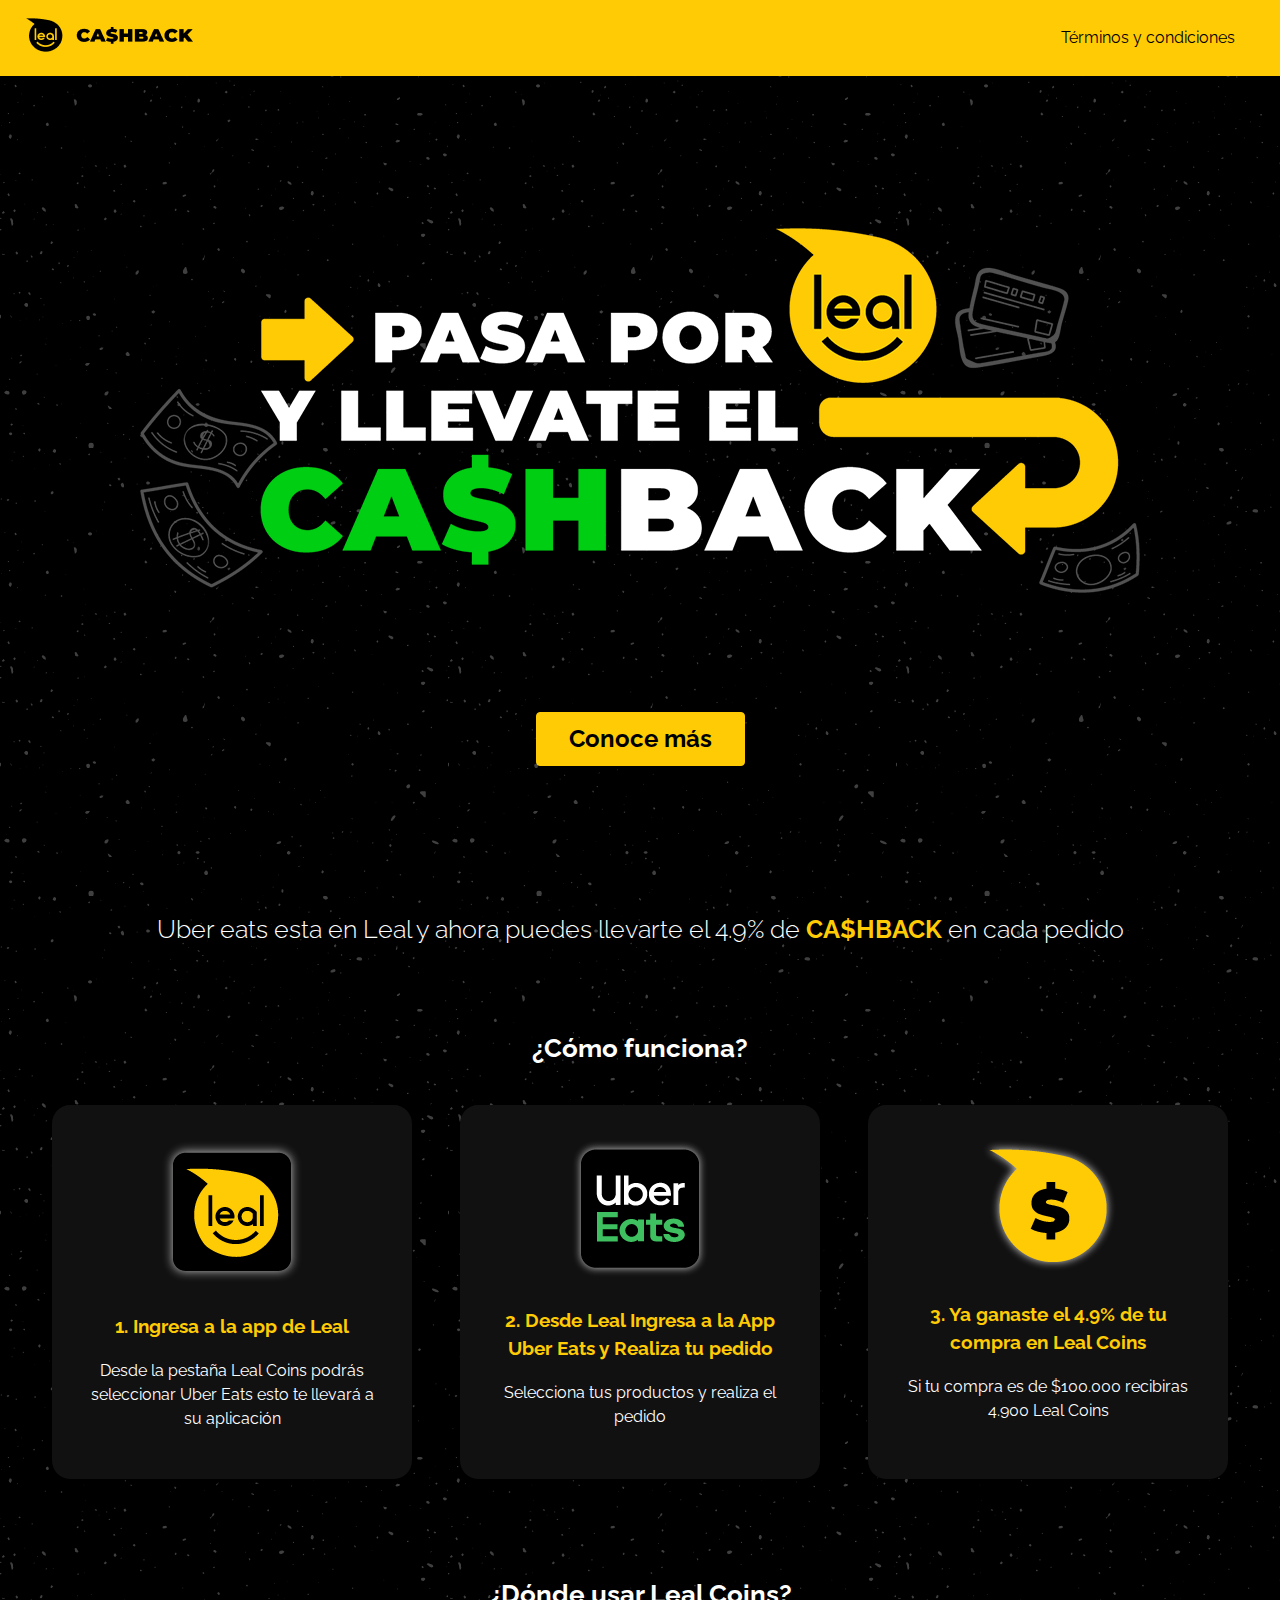
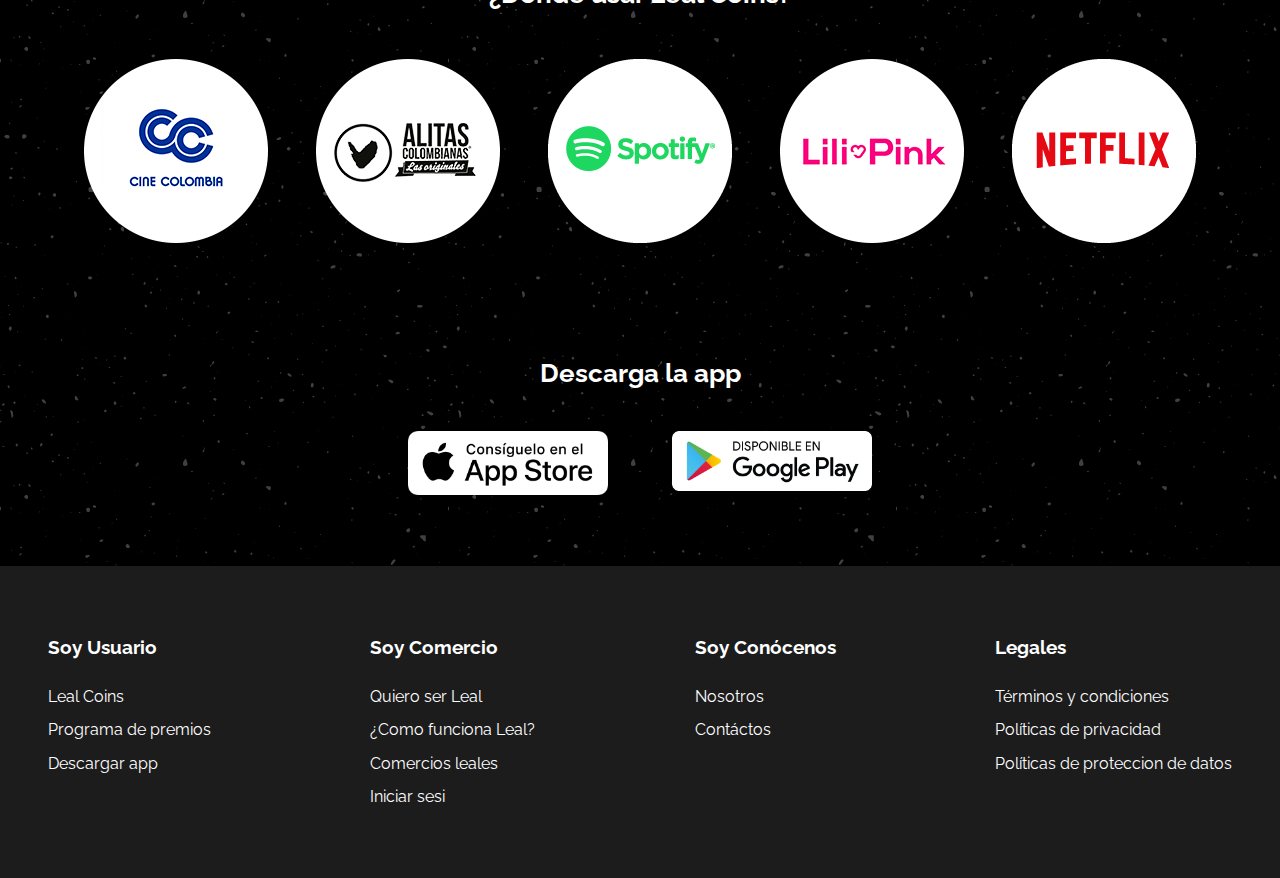
<file: index.html>
<!DOCTYPE html>
<html lang="es">

<head>
    <meta charset="UTF-8">
    <meta name="viewport" content="width=device-width, initial-scale=1.0">
    <link rel="stylesheet" href="css/style.css">
    <title>Pasa por leal y llevate el cashback</title>
</head>

<body>

    <header class="header">
        <div class="navbar container">
            <nav class="nav">
                <div class="header--logo">
                    <img src="1x/LogoHeader.png" alt="" class="logo">
                </div>
                <div class="header--menu">
                    <ul class="nav--list">
                        <li class="nav--item">Términos y condiciones</li>
                    </ul>
                </div>
            </nav>
        </div>
    </header>
    <div class="container">
        <div class="slider">
            <div class="slider--image">
                <img src="1x/logocampana.png" alt="Logo, pasa por leal y llevate el cashback">
            </div>
            <div class="slider--button">
                <button class="button-style button-style__yellow"><a href="#intro">Conoce más</a></button>
            </div>
        </div>
        <div id="intro" class="text-intro">
            <p>Uber eats esta en Leal y ahora puedes llevarte el 4.9% de <strong>CA$HBACK</strong> en cada pedido</p>
        </div>
    </div>
    <div class="container gap-separador">
        <h2 class="h2-title">¿Cómo funciona?</h2>
        <div class="deck-cards">
            <div class="card-item">
                <div class="card-body">
                    <div class="card-logo">
                        <img src="1x/logoleal.png" alt="" srcset="">
                    </div>
                    <div class="card-title">
                        <h3>1. Ingresa a la app de Leal</h3>
                    </div>
                    <div class="card-subtitle">
                        <p>Desde la pestaña Leal Coins podrás seleccionar Uber Eats esto te llevará a su aplicación</p>
                    </div>
                </div>
            </div>
            <div class="card-item">
                <div class="card-body">
                    <div class="card-logo">
                        <img src="1x/logouber.png" alt="" srcset="">
                    </div>
                    <div class="card-title">
                        <h3>2. Desde Leal Ingresa a la App Uber Eats y Realiza tu pedido</h3>
                    </div>
                    <div class="card-subtitle">
                        <p>Selecciona tus productos y realiza el pedido</p>
                    </div>
                </div>
            </div>
            <div class="card-item">
                <div class="card-body">
                    <div class="card-logo">
                        <img src="1x/coin.png" alt="" srcset="">
                    </div>
                    <div class="card-title">
                        <h3>3. Ya ganaste el 4.9% de tu compra en Leal Coins</h3>
                    </div>
                    <div class="card-subtitle">
                        <p>Si tu compra es de $100.000 recibiras 4.900 Leal Coins</p>
                    </div>
                </div>
            </div>
        </div>
    </div>
    <h2 class="h2-title gap-separador">¿Dónde usar Leal Coins?</h2>
    <div class="container ">
        <div class="brand-box">
            <div class="brand-carrousel">
                <div class="brand"><img src="1x/Logo+cinecolombia.png" alt=""></div>
                <div class="brand"><img src="1x/Logo+Alitas+Colombianas.png" alt=""></div>
                <div class="brand"><img src="1x/spotify.png" alt=""></div>
                <div class="brand"><img src="1x/Logo+Lilipink.png" alt=""></div>
                <div class="brand"><img src="1x/netflix.png" alt=""></div>
            </div>
        </div>
        <h2 class="h2-title gap-separador">Descarga la app</h2>
        <div class="store-box">
            <div class="stores">
                <div class="store"><img src="1x/appstore.png" alt=""></div>
                <div class="store"><img src="1x/playstore.png" alt=""></div>
            </div>
        </div>
    </div>
    <footer class="footer">
        <div class="footer--contenedor container">
            <div class="footer--col">
                <h3>Soy Usuario</h3>
                <ul>
                    <li>Leal Coins</li>
                    <li>Programa de premios</li>
                    <li>Descargar app</li>
                </ul>
            </div>
            <div class="footer--col">
                <h3>Soy Comercio</h3>
                <ul>
                    <li>Quiero ser Leal</li>
                    <li>¿Como funciona Leal?</li>
                    <li>Comercios leales</li>
                    <li>Iniciar sesi</li>
                </ul>
            </div>
            <div class="footer--col">
                <h3>Soy Conócenos</h3>
                <ul>
                    <li>Nosotros</li>
                    <li>Contáctos</li>

                </ul>
            </div>
            <div class="footer--col">
                <h3>Legales</h3>
                <ul>
                    <li>Términos y condiciones</li>
                    <li>Políticas de privacidad</li>
                    <li>Políticas de proteccion de datos</li>
                </ul>
            </div>
        </div>
    </footer>
</body>

</html>
</file>
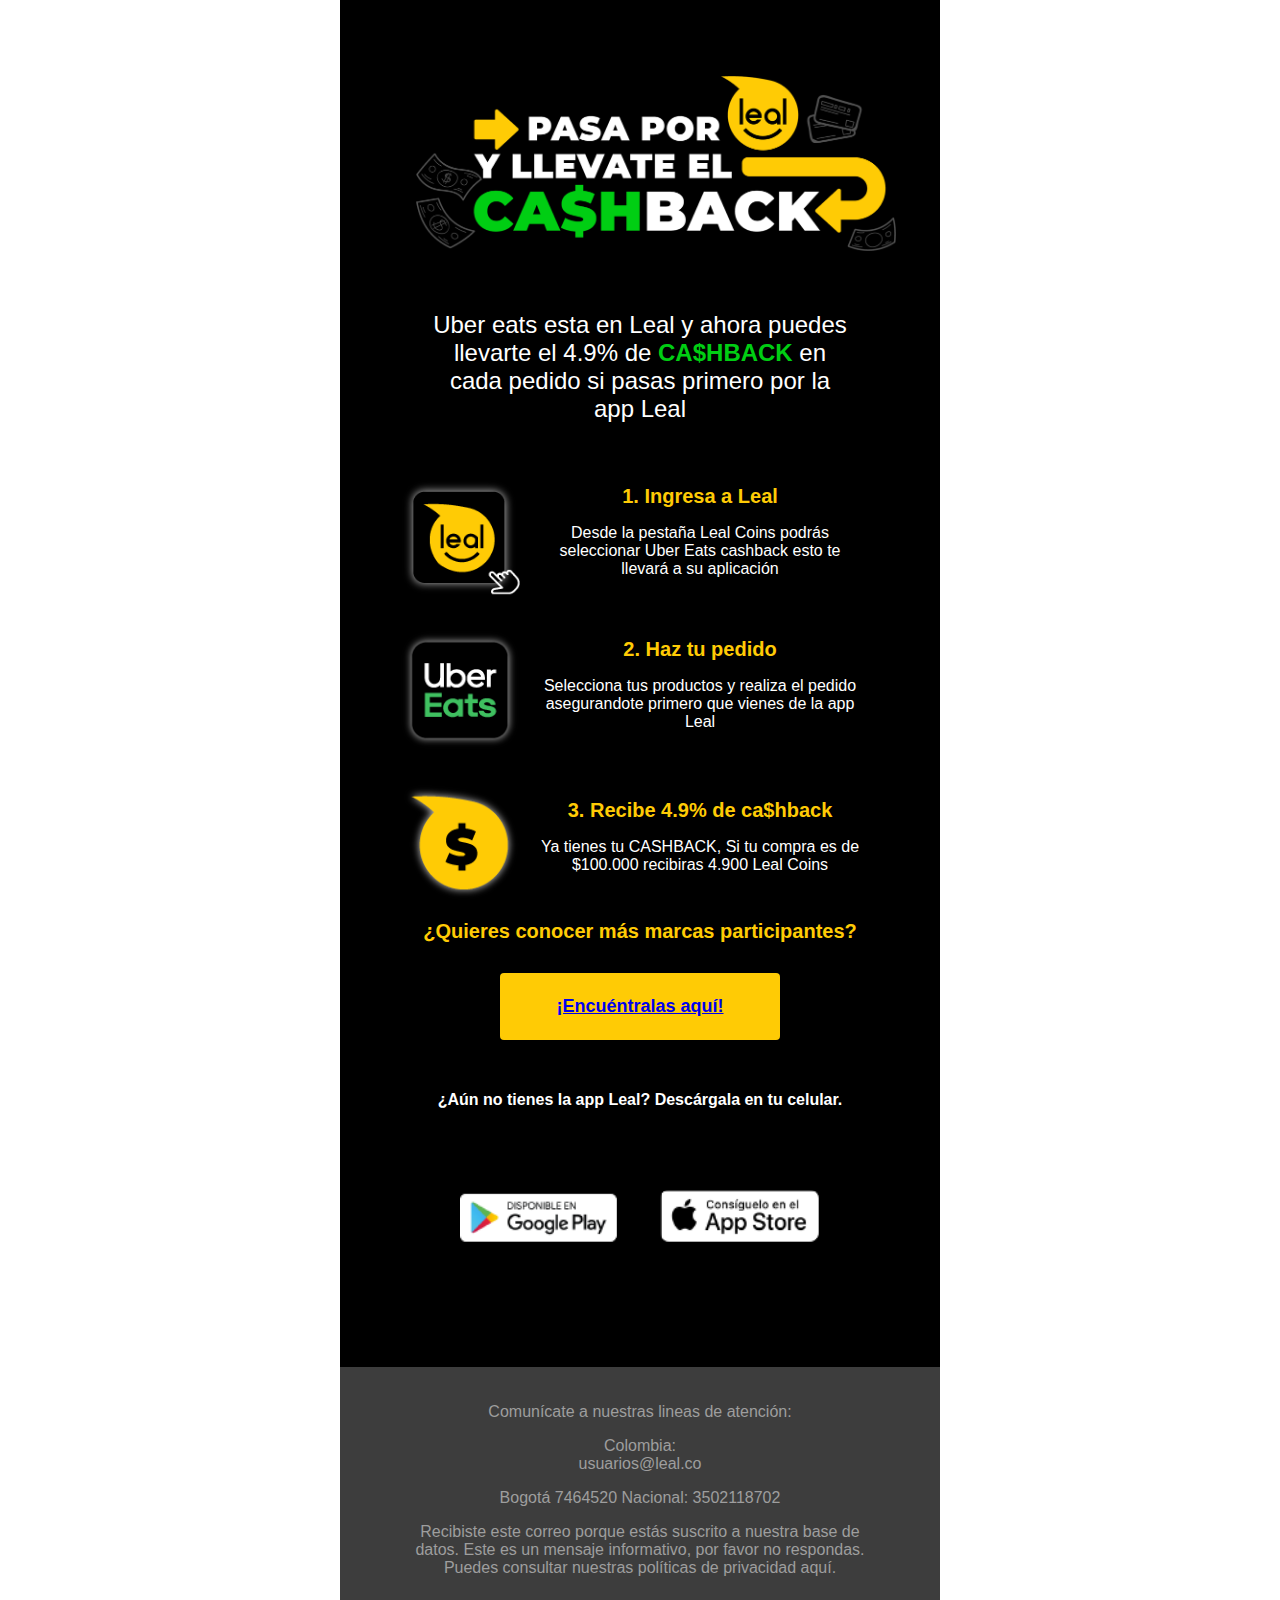
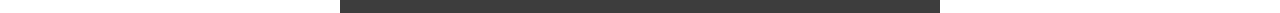
<file: email.html>
<!DOCTYPE html>
<html lang="es">

<head>
    <meta charset="UTF-8">
    <meta name="viewport" content="width=device-width, initial-scale=1.0">
    <title>Document</title>
    
    <style type="text/css">
        body {
            margin: 0;
            box-sizing: border-box;
            color: #FFFFFF;
            font-family: 'Raleway', sans-serif;
            -ms-text-size-adjust: 100%;
        }

        .bfix {
            border: 1px solid red;
        }

        .container {
            max-width: 600px !important; 
            margin: 0 auto;
            background-color: #000000;
            background-image: url("https://leal.now.sh/1x/fondo.png");
        }

        .tablebox {
            padding: 60px;
        }

        table,
        tr,
        td {
            mso-table-lspace: 0pt !important;
            mso-table-rspace: 0pt !important;
            padding: 0;
            margin: 0;
            vertical-align: center;
        }

        table {
            text-align: center;
            border-collapse: collapse;
            width: 100%;
        }



        img {
            width: 100%;
            min-width: 50%;
            -ms-interpolation-mode: bicubic;
        }

        .img-header {
            width: 100%;
            padding: 1rem 1rem;
        }

        .text-intro {
            padding: 1rem 2rem;
            text-align: center;
            font-size: 1.5rem;
        }

        .text-intro h4 {
            margin: 0px;
        }



        .text-intro p strong {
            color: #00ce13;
        }

        .logobox {
            text-align: center;
            width: 10px;
            padding: 15px 0px;
        }

        .logobox img {
            width: 100%;
            min-width: 120px;
        }

        .textbox {
            padding: 0px 20px;
        }

        .textbox h4 {
            margin: 0px;
            color: #ffcb05;
            font-size: 20px;
            font-weight: bold;
        }

        .buttonbox {
            padding: 30px;
        }

        .button {
            background: #ffcb05;
            width: 250px;
            margin: 0 auto;
            font-family: sans-serif;
            text-decoration: none;
            padding: 5px 15px;
            color: #000000;
            font-weight: bold;
            font-size: 18px;
            border-radius: 4px;
        }

        .tiendasbox {
            padding: 60px;
        }

        .tiendas img {
            max-width: 350px;

        }

        .footerbox {
            background-color: #3d3d3d;
        }

        .footer {
            padding: 20px 60px;
            color: #9e9e9e;
            text-align: center;
            background-color: #3d3d3d;
        }

        .footer-container {
            max-width: 600px;
            margin: 0 auto;
        }
    </style>
</head>

<body width="100%" class="fallback-font" style="margin:0; padding:0 !important; mso-line-height-rule:exactly;">
    <div class="container">
        <div class="tablebox">
            <table role="presentation" cellspacing="0" cellpadding="0">
                <tr>
                    <td colspan="2"><img class="img-header" src="/1x/logocampana.png" alt=""></td>
                </tr>
                <tr>
                    <td colspan="2" class="text-intro">
                        <p>Uber eats esta en Leal y ahora puedes llevarte el 4.9% de <strong>CA$HBACK</strong> en cada
                            pedido si pasas
                            primero por la app Leal </p>
                    </td>
                </tr>
                <tr>
                    <td class="logobox">
                        <img src="/1x/lealemail.png" alt="">
                    </td>
                    <td class="textbox">
                        <h4>1. Ingresa a Leal</h4>
                        <p>Desde la pestaña Leal Coins podrás seleccionar Uber Eats cashback esto te llevará a su
                            aplicación
                        </p>
                    </td>
                </tr>
                <tr>
                    <td class="logobox">
                        <img src="/1x/uberemail.png" alt="">
                    </td>
                    <td class="textbox">
                        <h4>2. Haz tu pedido</h4>
                        <p>Selecciona tus productos y realiza el pedido asegurandote primero que vienes de la app Leal
                        </p>
                    </td>
                </tr>
                <tr>
                    <td class="logobox">
                        <img src="/1x/coinemail.png" alt="">
                    </td>
                    <td class="textbox">
                        <h4>3. Recibe 4.9% de ca$hback</h4>
                        <p>Ya tienes tu CASHBACK, Si tu compra es de $100.000 recibiras 4.900 Leal Coins</p>
                    </td>
                </tr>
                <tr>
                    <td class="textbox" colspan="2">
                        <h4>¿Quieres conocer más marcas participantes?</h4>
                    </td>
                </tr>
                <tr>
                    <td class="buttonbox" colspan="2">
                        <div class="button">
                            <a target="_blank" href="http://leal.co">
                                <p>¡Encuéntralas aquí!</p>
                            </a>
                        </div>
                    </td>
                </tr>
                <tr>
                    <td colspan="2">
                        <h4>¿Aún no tienes la app Leal? Descárgala en tu celular.</h4>
                    </td>
                </tr>
                <tr>
                    <td class="tiendasbox" colspan="2">
                        <img src="/1x/tiendas.png" alt="" srcset="">
                    </td>
                </tr>
            </table>
        </div>
        <div class="footer">
            <p>Comunícate a nuestras lineas de atención:</p>
            <p>Colombia: <br>
                usuarios@leal.co</p>
            <p>Bogotá 7464520 Nacional: 3502118702</p>
            <p>Recibiste este correo porque estás suscrito a nuestra base de datos. Este es un mensaje
                informativo, por
                favor no respondas. Puedes consultar nuestras políticas de privacidad aquí.</p>
        </div>
    </div>

</body>

</html>
</file>
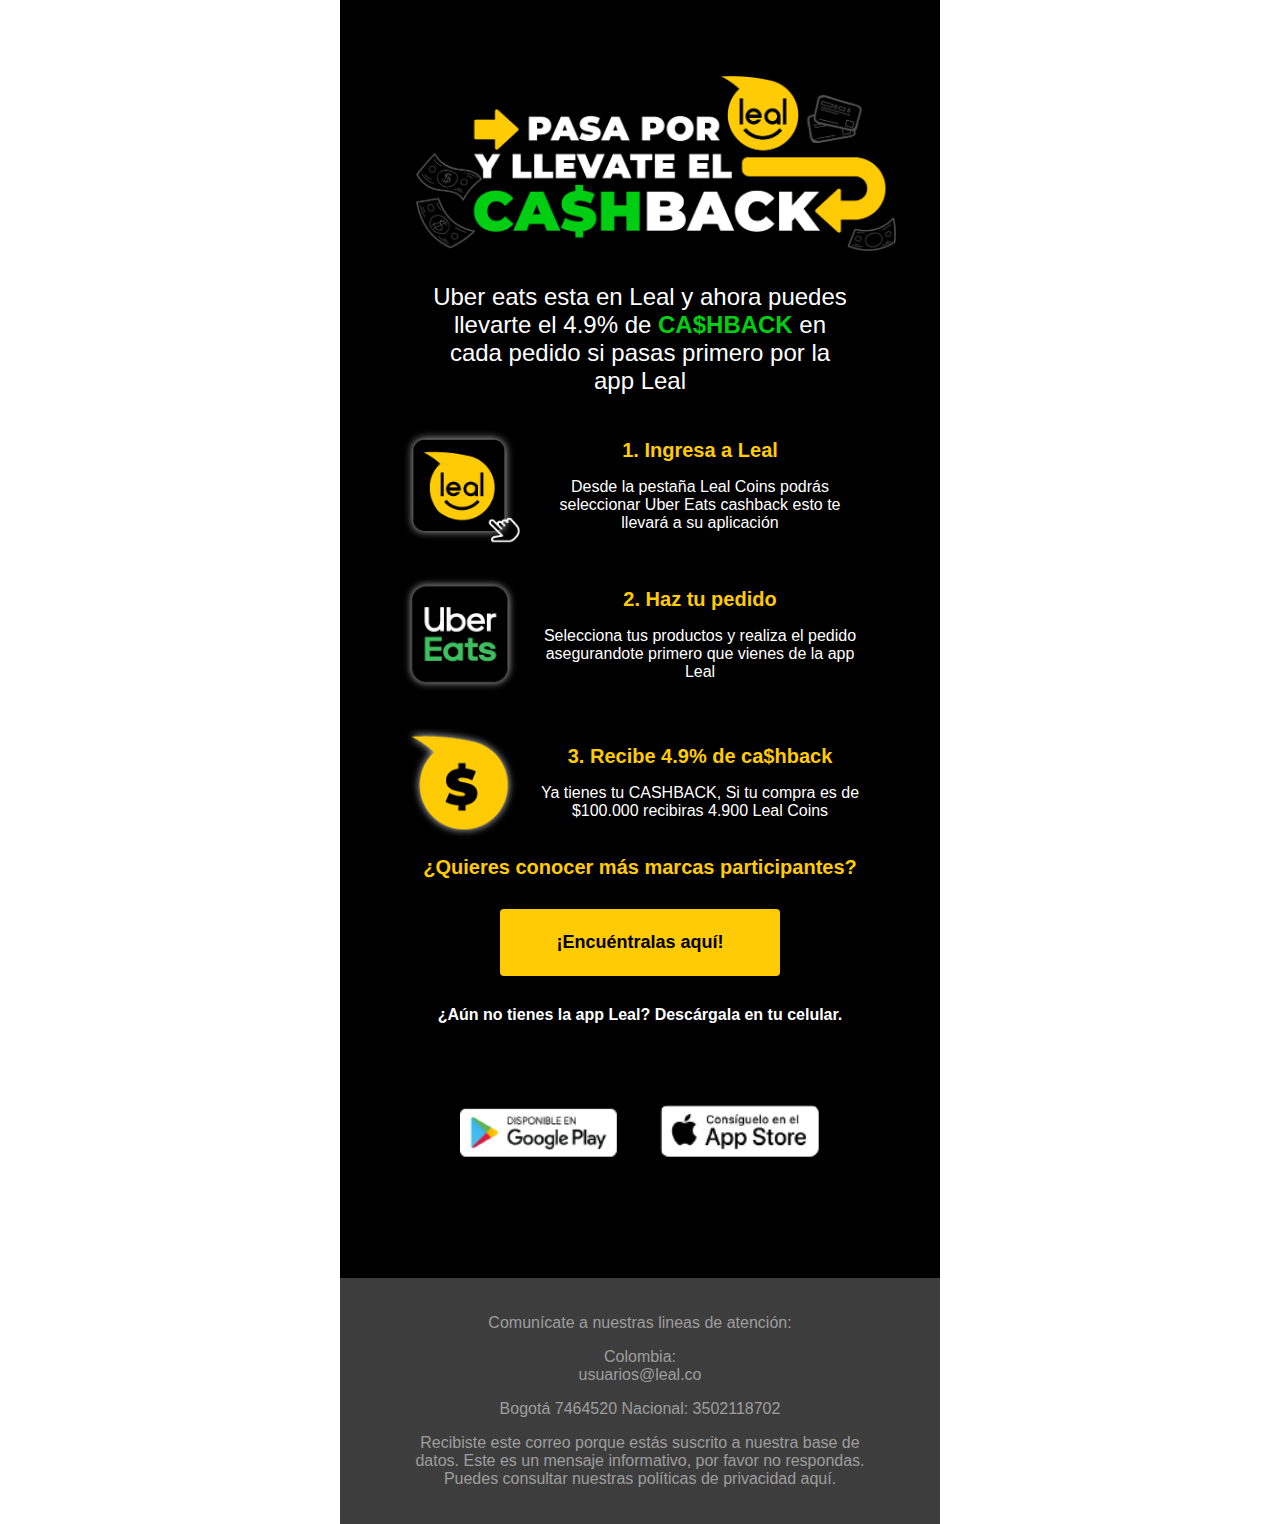
<file: emailinline.html>
<body width="100%" class="fallback-font" style="margin: 0;padding: 0 !important;mso-line-height-rule: exactly;box-sizing: border-box;color: #FFFFFF;font-family: 'Raleway', sans-serif;-ms-text-size-adjust: 100%;">
    <div class="container" style="margin: 0 auto;background-color: #000000;background-image: url(https://leal.now.sh/1x/fondo.png);max-width: 600px !important;">
        <div class="tablebox" style="padding: 60px;">
            <table role="presentation" cellspacing="0" cellpadding="0" style="padding: 0;margin: 0;vertical-align: center;text-align: center;border-collapse: collapse;width: 100%;mso-table-lspace: 0pt !important;mso-table-rspace: 0pt !important;">
                <tr style="padding: 0;margin: 0;vertical-align: center;mso-table-lspace: 0pt !important;mso-table-rspace: 0pt !important;">
                    <td colspan="2" style="padding: 0;margin: 0;vertical-align: center;mso-table-lspace: 0pt !important;mso-table-rspace: 0pt !important;"><img class="img-header" src="/1x/logocampana.png" alt="" style="width: 100%;min-width: 50%;-ms-interpolation-mode: bicubic;padding: 1rem 1rem;"></td>
                </tr>
                <tr style="padding: 0;margin: 0;vertical-align: center;mso-table-lspace: 0pt !important;mso-table-rspace: 0pt !important;">
                    <td colspan="2" class="text-intro" style="padding: 1rem 2rem;margin: 0;vertical-align: center;text-align: center;font-size: 1.5rem;mso-table-lspace: 0pt !important;mso-table-rspace: 0pt !important;">
                        <p>Uber eats esta en Leal y ahora puedes llevarte el 4.9% de <strong style="color: #00ce13;">CA$HBACK</strong> en cada
                            pedido si pasas
                            primero por la app Leal </p>
                    </td>
                </tr>
                <tr style="padding: 0;margin: 0;vertical-align: center;mso-table-lspace: 0pt !important;mso-table-rspace: 0pt !important;">
                    <td class="logobox" style="padding: 15px 0px;margin: 0;vertical-align: center;text-align: center;width: 10px;mso-table-lspace: 0pt !important;mso-table-rspace: 0pt !important;">
                        <img src="/1x/lealemail.png" alt="" style="width: 100%;min-width: 120px;-ms-interpolation-mode: bicubic;">
                    </td>
                    <td class="textbox" style="padding: 0px 20px;margin: 0;vertical-align: center;mso-table-lspace: 0pt !important;mso-table-rspace: 0pt !important;">
                        <h4 style="margin: 0px;color: #ffcb05;font-size: 20px;font-weight: bold;">1. Ingresa a Leal</h4>
                        <p>Desde la pestaña Leal Coins podrás seleccionar Uber Eats cashback esto te llevará a su
                            aplicación
                        </p>
                    </td>
                </tr>
                <tr style="padding: 0;margin: 0;vertical-align: center;mso-table-lspace: 0pt !important;mso-table-rspace: 0pt !important;">
                    <td class="logobox" style="padding: 15px 0px;margin: 0;vertical-align: center;text-align: center;width: 10px;mso-table-lspace: 0pt !important;mso-table-rspace: 0pt !important;">
                        <img src="/1x/uberemail.png" alt="" style="width: 100%;min-width: 120px;-ms-interpolation-mode: bicubic;">
                    </td>
                    <td class="textbox" style="padding: 0px 20px;margin: 0;vertical-align: center;mso-table-lspace: 0pt !important;mso-table-rspace: 0pt !important;">
                        <h4 style="margin: 0px;color: #ffcb05;font-size: 20px;font-weight: bold;">2. Haz tu pedido</h4>
                        <p>Selecciona tus productos y realiza el pedido asegurandote primero que vienes de la app Leal
                        </p>
                    </td>
                </tr>
                <tr style="padding: 0;margin: 0;vertical-align: center;mso-table-lspace: 0pt !important;mso-table-rspace: 0pt !important;">
                    <td class="logobox" style="padding: 15px 0px;margin: 0;vertical-align: center;text-align: center;width: 10px;mso-table-lspace: 0pt !important;mso-table-rspace: 0pt !important;">
                        <img src="/1x/coinemail.png" alt="" style="width: 100%;min-width: 120px;-ms-interpolation-mode: bicubic;">
                    </td>
                    <td class="textbox" style="padding: 0px 20px;margin: 0;vertical-align: center;mso-table-lspace: 0pt !important;mso-table-rspace: 0pt !important;">
                        <h4 style="margin: 0px;color: #ffcb05;font-size: 20px;font-weight: bold;">3. Recibe 4.9% de ca$hback</h4>
                        <p>Ya tienes tu CASHBACK, Si tu compra es de $100.000 recibiras 4.900 Leal Coins</p>
                    </td>
                </tr>
                <tr style="padding: 0;margin: 0;vertical-align: center;mso-table-lspace: 0pt !important;mso-table-rspace: 0pt !important;">
                    <td class="textbox" colspan="2" style="padding: 0px 20px;margin: 0;vertical-align: center;mso-table-lspace: 0pt !important;mso-table-rspace: 0pt !important;">
                        <h4 style="margin: 0px;color: #ffcb05;font-size: 20px;font-weight: bold;">¿Quieres conocer más marcas participantes?</h4>
                    </td>
                </tr>
                <tr style="padding: 0;margin: 0;vertical-align: center;mso-table-lspace: 0pt !important;mso-table-rspace: 0pt !important;">
                    <td class="buttonbox" colspan="2" style="padding: 30px;margin: 0;vertical-align: center;mso-table-lspace: 0pt !important;mso-table-rspace: 0pt !important;">
                        <div class="button" style="background: #ffcb05;width: 250px;margin: 0 auto;font-family: sans-serif;text-decoration: none;padding: 5px 15px;color: #000000;font-weight: bold;font-size: 18px;border-radius: 4px;">
                            <a target="_blank" href="http://leal.co">
                                </a><p>¡Encuéntralas aquí!</p>
                            
                        </div>
                    </td>
                </tr>
                <tr style="padding: 0;margin: 0;vertical-align: center;mso-table-lspace: 0pt !important;mso-table-rspace: 0pt !important;">
                    <td colspan="2" style="padding: 0;margin: 0;vertical-align: center;mso-table-lspace: 0pt !important;mso-table-rspace: 0pt !important;">
                        <h4>¿Aún no tienes la app Leal? Descárgala en tu celular.</h4>
                    </td>
                </tr>
                <tr style="padding: 0;margin: 0;vertical-align: center;mso-table-lspace: 0pt !important;mso-table-rspace: 0pt !important;">
                    <td class="tiendasbox" colspan="2" style="padding: 60px;margin: 0;vertical-align: center;mso-table-lspace: 0pt !important;mso-table-rspace: 0pt !important;">
                        <img src="/1x/tiendas.png" alt="" srcset="" style="width: 100%;min-width: 50%;-ms-interpolation-mode: bicubic;">
                    </td>
                </tr>
            </table>
        </div>
        <div class="footer" style="padding: 20px 60px;color: #9e9e9e;text-align: center;background-color: #3d3d3d;">
            <p>Comunícate a nuestras lineas de atención:</p>
            <p>Colombia: <br>
                usuarios@leal.co</p>
            <p>Bogotá 7464520 Nacional: 3502118702</p>
            <p>Recibiste este correo porque estás suscrito a nuestra base de datos. Este es un mensaje
                informativo, por
                favor no respondas. Puedes consultar nuestras políticas de privacidad aquí.</p>
        </div>
    </div>

</body>
</file>
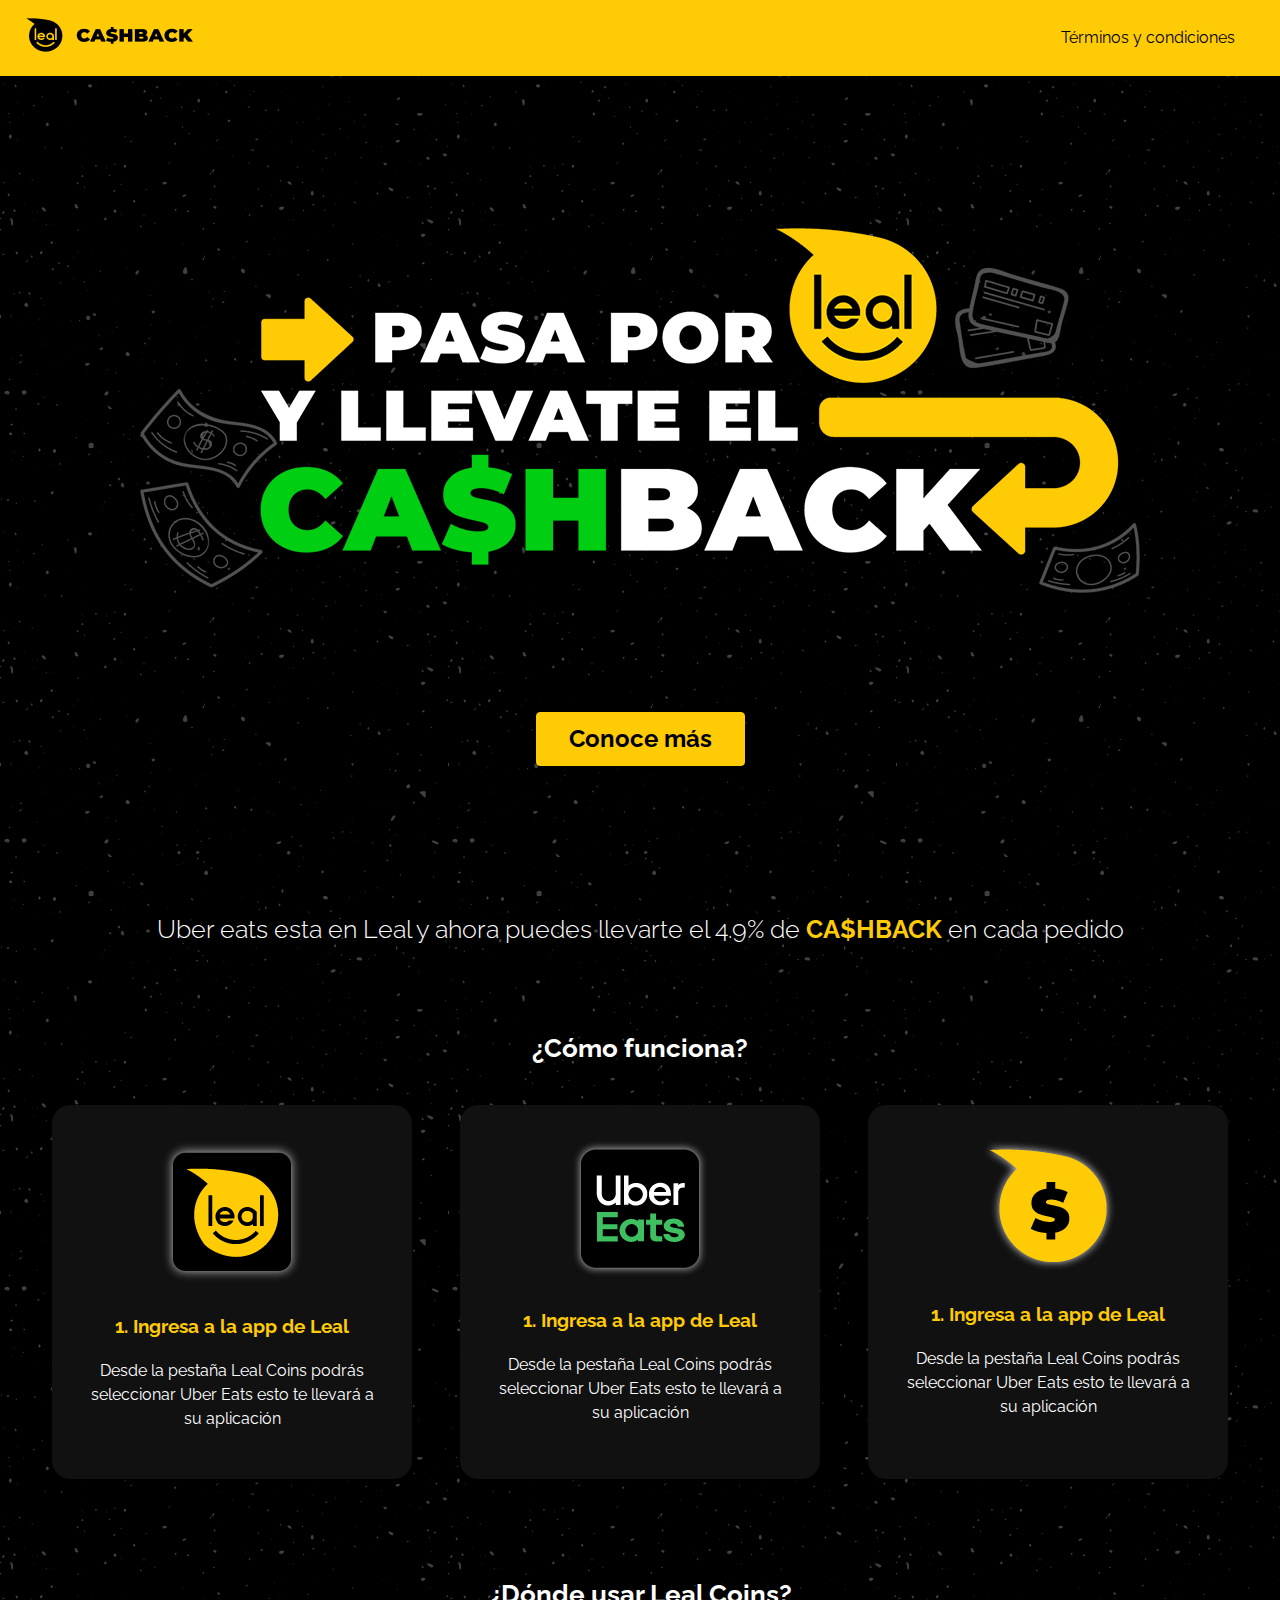
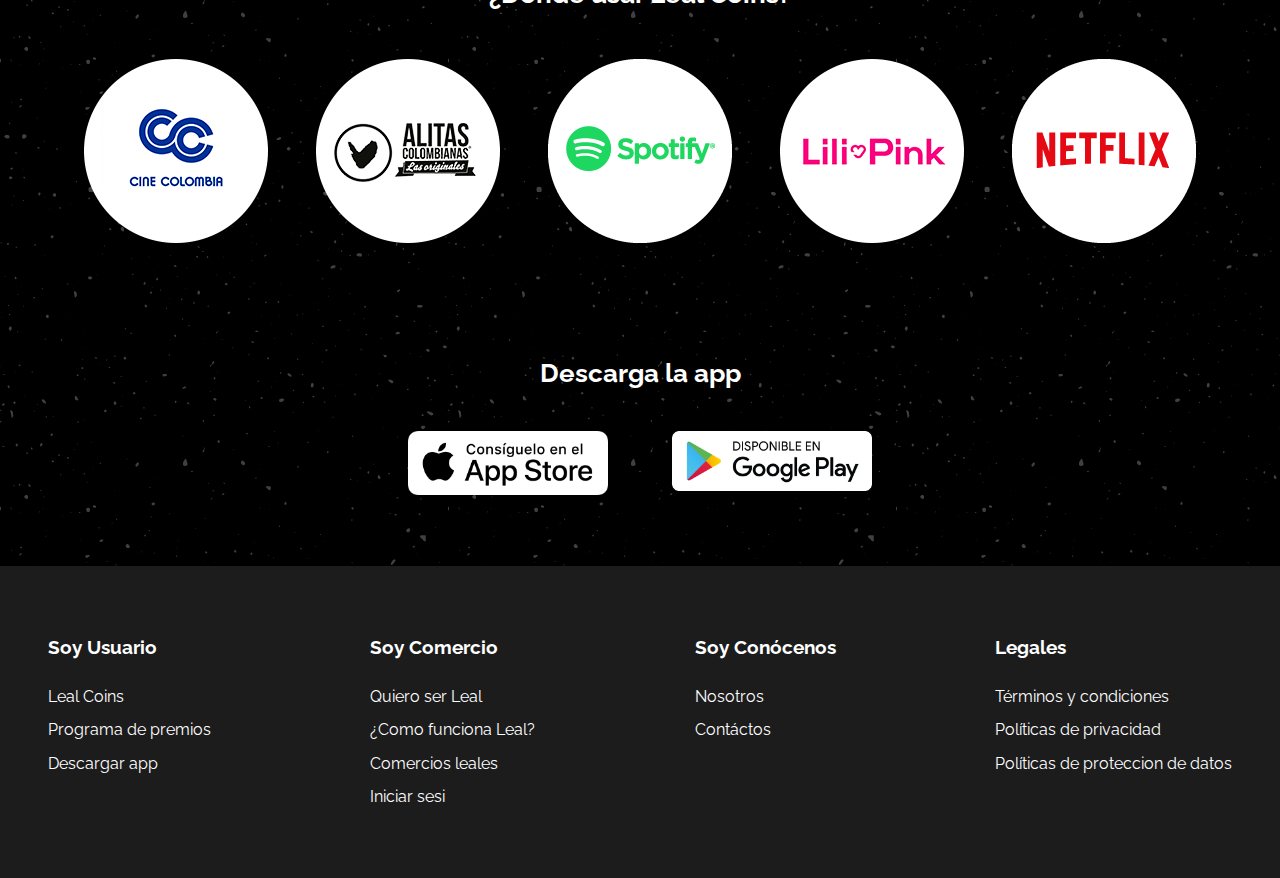
<file: landing.html>
<!DOCTYPE html>
<html lang="es">

<head>
    <meta charset="UTF-8">
    <meta name="viewport" content="width=device-width, initial-scale=1.0">
    <link rel="stylesheet" href="css/style.css">
    <title>Pasa por leal y llevate el cashback</title>
</head>

<body>

    <header class="header">
        <div class="navbar container">
            <nav class="nav">
                <div class="header--logo">
                    <img src="1x/LogoHeader.png" alt="" class="logo">
                </div>
                <div class="header--menu">
                    <ul class="nav--list">
                        <li class="nav--item">Términos y condiciones</li>
                    </ul>
                </div>
            </nav>
        </div>
    </header>
    <div class="container">
        <div class="slider">
            <div class="slider--image">
                <img src="1x/logocampana.png" alt="Logo, pasa por leal y llevate el cashback">
            </div>
            <div class="slider--button">
                <button class="button-style button-style__yellow">Conoce más</button>
            </div>
        </div>
        <div class="text-intro">
            <p>Uber eats esta en Leal y ahora puedes llevarte el 4.9% de <strong>CA$HBACK</strong> en cada pedido</p>
        </div>
    </div>
    <div class="container gap-separador">
        <h2 class="h2-title">¿Cómo funciona?</h2>
        <div class="deck-cards">
            <div class="card-item">
                <div class="card-body">
                    <div class="card-logo">
                        <img src="1x/logoleal.png" alt="" srcset="">
                    </div>
                    <div class="card-title">
                        <h3>1. Ingresa a la app de Leal</h3>
                    </div>
                    <div class="card-subtitle">
                        <p>Desde la pestaña Leal Coins podrás seleccionar Uber Eats esto te llevará a su aplicación</p>
                    </div>
                </div>
            </div>
            <div class="card-item">
                <div class="card-body">
                    <div class="card-logo">
                        <img src="1x/logouber.png" alt="" srcset="">
                    </div>
                    <div class="card-title">
                        <h3>1. Ingresa a la app de Leal</h3>
                    </div>
                    <div class="card-subtitle">
                        <p>Desde la pestaña Leal Coins podrás seleccionar Uber Eats esto te llevará a su aplicación</p>
                    </div>
                </div>
            </div>
            <div class="card-item">
                <div class="card-body">
                    <div class="card-logo">
                        <img src="1x/coin.png" alt="" srcset="">
                    </div>
                    <div class="card-title">
                        <h3>1. Ingresa a la app de Leal</h3>
                    </div>
                    <div class="card-subtitle">
                        <p>Desde la pestaña Leal Coins podrás seleccionar Uber Eats esto te llevará a su aplicación</p>
                    </div>
                </div>
            </div>
        </div>
    </div>
    <h2 class="h2-title gap-separador">¿Dónde usar Leal Coins?</h2>
    <div class="container ">
        <div class="brand-box">
            <div class="brand-carrousel">
                <div class="brand"><img src="1x/Logo+cinecolombia.png" alt=""></div>
                <div class="brand"><img src="1x/Logo+Alitas+Colombianas.png" alt=""></div>
                <div class="brand"><img src="1x/spotify.png" alt=""></div>
                <div class="brand"><img src="1x/Logo+Lilipink.png" alt=""></div>
                <div class="brand"><img src="1x/netflix.png" alt=""></div>
            </div>
        </div>
        <h2 class="h2-title gap-separador">Descarga la app</h2>
        <div class="store-box">
            <div class="stores">
                <div class="store"><img src="1x/appstore.png" alt=""></div>
                <div class="store"><img src="1x/playstore.png" alt=""></div>
            </div>
        </div>
    </div>
    <footer class="footer">
        <div class="footer--contenedor container">
            <div class="footer--col">
                <h3>Soy Usuario</h3>
                <ul>
                    <li>Leal Coins</li>
                    <li>Programa de premios</li>
                    <li>Descargar app</li>
                </ul>
            </div>
            <div class="footer--col">
                <h3>Soy Comercio</h3>
                <ul>
                    <li>Quiero ser Leal</li>
                    <li>¿Como funciona Leal?</li>
                    <li>Comercios leales</li>
                    <li>Iniciar sesi</li>
                </ul>
            </div>
            <div class="footer--col">
                <h3>Soy Conócenos</h3>
                <ul>
                    <li>Nosotros</li>
                    <li>Contáctos</li>

                </ul>
            </div>
            <div class="footer--col">
                <h3>Legales</h3>
                <ul>
                    <li>Términos y condiciones</li>
                    <li>Políticas de privacidad</li>
                    <li>Políticas de proteccion de datos</li>
                </ul>
            </div>
        </div>
    </footer>
</body>

</html>
</file>
<file: css/style.css>
@import 'normalize.css';
@import url('https://fonts.googleapis.com/css2?family=Raleway:wght@300;400;700&display=swap');

* {
    box-sizing: border-box;
}

:root {
    --yellow: #FFCB05;
    --white: #ffffff;
    --gray: #111111;
}

body {
    background-image: url("/1x/fondo.png");
    background-color: black;
    font-family: 'Raleway', sans-serif;
    line-height: 1.5;
}

.container {
    max-width: 1440px;
    margin: 0 auto;
}

.bfix {
    border: 1px solid red;
}

.header {
    background-color: var(--yellow);
    padding: 10px;
}

.header--logo {
    align-self: center;
}

.nav {
    display: flex;
    justify-content: space-between;
    align-content: center;
    padding: 0rem 1rem;
}



.nav--list .nav--item {
    display: inline-block;
}

.nav--item {
    padding: 0rem 1.2rem;
}

.slider {
    display: flex;
    justify-content: center;
    align-items: center;
    height: 90vh;
    flex-direction: column;
}

.slider--button {
    margin-top: 5rem;
}

.slider--image img {
    width: 100%;
    padding: 2rem;
}


.button-style {
    display: inline-block;
    font-weight: 400;
    color: #212529;
    text-align: center;
    vertical-align: middle;
    -webkit-user-select: none;
    -moz-user-select: none;
    -ms-user-select: none;
    user-select: none;
    background-color: transparent;
    border: 1px solid transparent;
    padding: 0.375rem 0.75rem;
    font-size: 1rem;
    line-height: 1.5;
    border-radius: 0.25rem;
    transition: color 0.15s ease-in-out, background-color 0.15s ease-in-out, border-color 0.15s ease-in-out, box-shadow 0.15s ease-in-out;
}

.button-style a {
    text-decoration: none;
    color: #000;
}

.gap-separador {
    margin-top: 5rem;
}

.button-style__yellow {
    color: #000;
    background-color: var(--yellow);
    border-color: var(--yellow);
    font-weight: 700;
    font-size: 1.5rem;
    padding: .5rem 2rem;
    text-decoration: none;
}


.text-intro {
    color: var(--white);
    font-weight: 300;
    font-size: 25px;
    line-height: 1.5;
    text-align: center;
    padding: 0rem 5rem;
}

.h2-title {
    color: var(--white);
    text-align: center;
    font-size: 26px;
}

.text-intro strong {
    font-weight: 700;
    color: var(--yellow);
}

.deck-cards {
    display: flex;
    flex-wrap: wrap;
    justify-content: center;
    color: var(--white);
}

.card-body {
    padding: 2rem;
}

.card-title {
    color: #FFCB05;
}

.card-item {
    background-color: var(--gray);
    width: 360px;
    text-align: center;
    margin: 1rem 1.5rem;
    border-radius: 5%;
}

.footer {
    background-color: #1C1C1C;
}


.footer--contenedor {
    margin-top: 3rem;
    padding: 3rem;
    color: var(--white);
    display: flex;
    flex-wrap: wrap;
    justify-content: space-between;
}

.brand-carrousel {
    display: flex;
    justify-content: center;
    flex-wrap: wrap;
}

.brand {
    padding: 1.5rem;
}

.store-box {
    display: flex;
    justify-content: center;
}

.stores {
    display: flex;
    justify-content: center;
    flex-wrap: wrap;
}

.store {
    padding: 1rem 2rem;
}

.store img {
    max-width: 200px;
}



.footer--col ul  {
    list-style: none;
    padding: 0rem 0rem;
}

.footer--col ul li  {
    list-style: none;
    padding: .3rem 0rem;
}

@media (max-width: 600px) {
    .nav {
        justify-content: center;
    }

    .header--menu {
        display: none;
    }

    .footer--contenedor {
        flex-direction: column;
    }
    }
</file>
